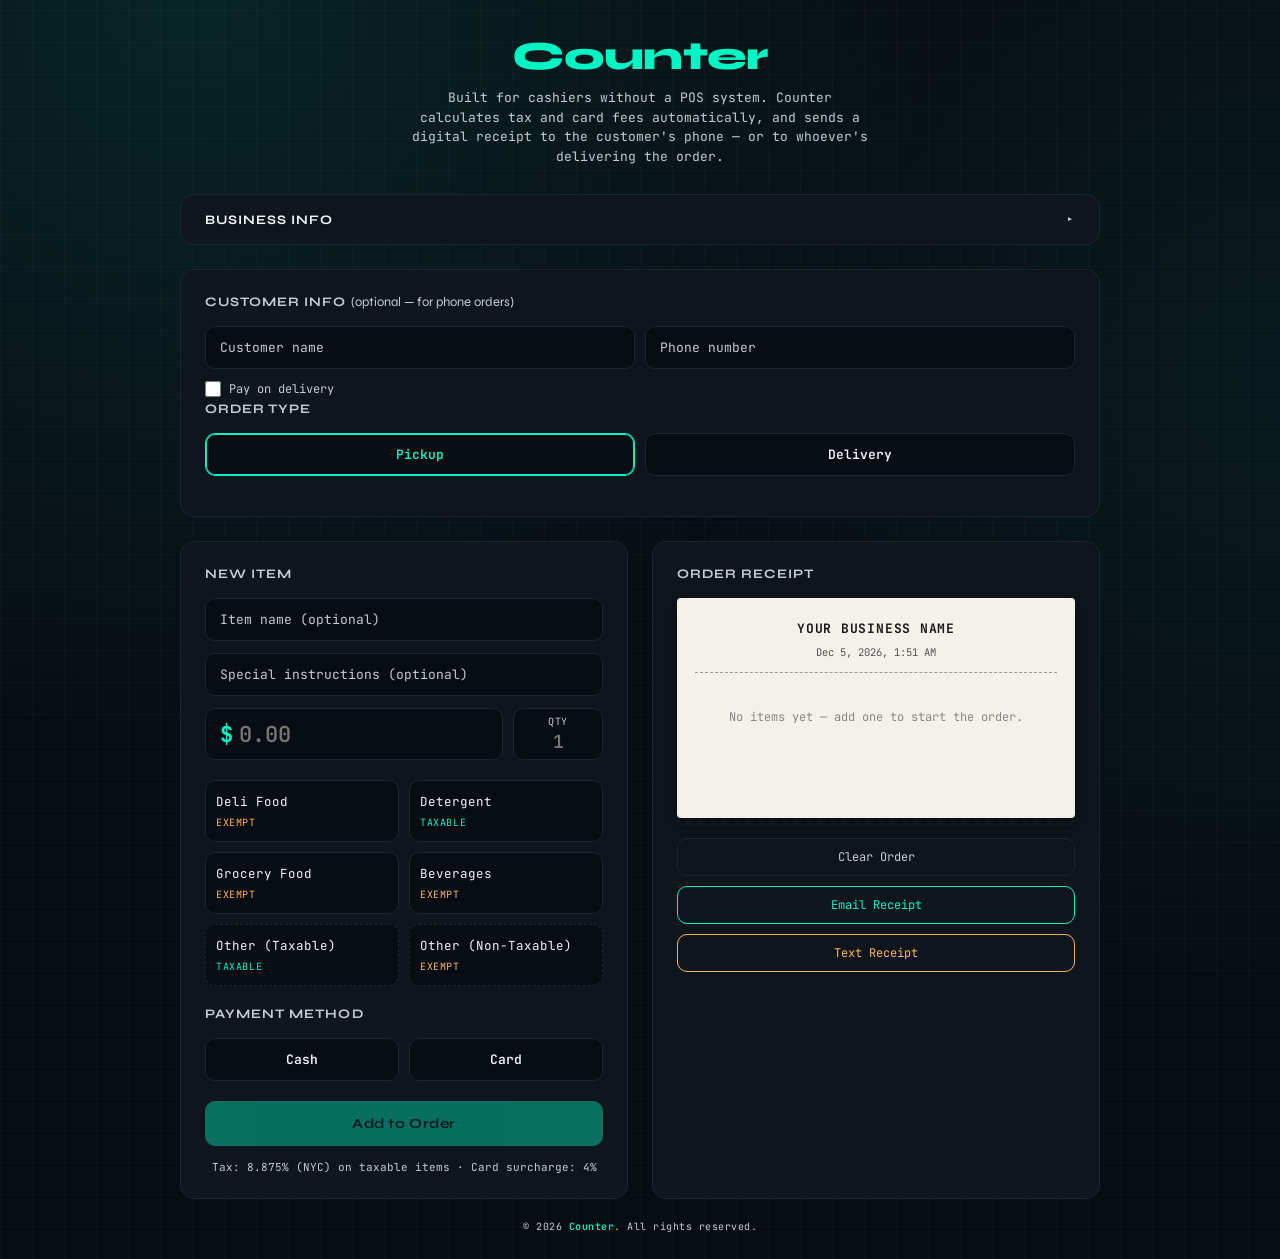
<file: index.html>
<!DOCTYPE html>
<html lang="en">
<head>
<meta charset="UTF-8">
<meta name="viewport" content="width=device-width, initial-scale=1.0, maximum-scale=1.0, user-scalable=no">
<title>Counter — Tax Calculator</title>

<!-- Home Screen / PWA setup -->
<link rel="manifest" href="manifest.json">
<meta name="theme-color" content="#080d13">
<link rel="icon" type="image/png" sizes="32x32" href="icons/favicon-32.png">
<link rel="apple-touch-icon" href="icons/apple-touch-icon.png">
<meta name="apple-mobile-web-app-capable" content="yes">
<meta name="mobile-web-app-capable" content="yes">
<meta name="apple-mobile-web-app-status-bar-style" content="black-translucent">
<meta name="apple-mobile-web-app-title" content="Counter">

<link rel="preconnect" href="https://fonts.googleapis.com">
<link href="https://fonts.googleapis.com/css2?family=Syne:wght@600;700;800&family=JetBrains+Mono:wght@400;500;600;700&display=swap" rel="stylesheet">
<link rel="stylesheet" href="style.css">
</head>
<body>

<div class="wrap">
  <header>
    <h1>Counter</h1>
    <p class="subhead">Built for cashiers without a POS system. Counter calculates tax and card fees automatically, and sends a digital receipt to the customer's phone — or to whoever's delivering the order.</p>
  </header>

  <div class="panel business-panel">
    <button class="business-toggle" id="businessToggle" type="button">
      <span>Business Info</span>
      <span class="business-toggle-arrow" id="businessToggleArrow">▸</span>
    </button>
    <div class="business-fields" id="businessFields">
      <input type="text" id="businessNameInput" class="name-input" placeholder="e.g. Rivington Deli">
      <input type="text" id="businessStreetInput" class="name-input" placeholder="e.g. 210 Rivington St">
      <div class="delivery-grid">
        <input type="text" id="businessCityInput" class="name-input" placeholder="e.g. New York">
        <input type="text" id="businessStateInput" class="name-input" placeholder="e.g. NY">
        <input type="text" id="businessZipInput" class="name-input" placeholder="e.g. 10002">
      </div>
      <input type="tel" id="businessPhoneInput" class="name-input" placeholder="Phone number (optional)">
    </div>
  </div>

  <div class="panel customer-panel">
    <div class="panel-title">Customer Info <span class="panel-title-note">(optional — for phone orders)</span></div>
    <div class="customer-grid">
      <input type="text" id="customerNameInput" class="name-input" placeholder="Customer name">
      <input type="tel" id="customerPhoneInput" class="name-input" placeholder="Phone number">
    </div>
    <label class="pod-toggle">
      <input type="checkbox" id="podToggle">
      <span>Pay on delivery</span>
    </label>

    <div class="panel-title panel-title--spaced">Order Type</div>
    <div class="order-type-grid" id="orderTypeGrid"></div>

    <div class="delivery-fields" id="deliveryFields">
      <input type="text" id="addressStreetInput" class="name-input" placeholder="Street address">
      <input type="text" id="addressAptInput" class="name-input" placeholder="Apt / Suite (optional)">
      <div class="delivery-grid">
        <input type="text" id="addressCityInput" class="name-input" placeholder="e.g. New York">
        <input type="text" id="addressStateInput" class="name-input" placeholder="e.g. NY">
        <input type="text" id="addressZipInput" class="name-input" placeholder="ZIP">
      </div>
    </div>
  </div>

  <div class="grid">
    <div class="panel">
      <div class="panel-title">New Item</div>

      <input type="text" id="nameInput" class="name-input" placeholder="Item name (optional)">

      <input type="text" id="instructionsInput" class="name-input" placeholder="Special instructions (optional)">

      <div class="price-qty-row">
        <div class="price-input-row">
          <span>$</span>
          <input type="text" id="priceInput" placeholder="0.00" inputmode="decimal">
        </div>
        <div class="qty-input-row">
          <span>Qty</span>
          <input type="text" id="qtyInput" placeholder="1" inputmode="numeric">
        </div>
      </div>

      <div class="cat-grid" id="catGrid"></div>

      <div class="panel-title panel-title--spaced">Payment Method</div>
      <div class="pay-grid" id="payGrid"></div>

      <button class="add-btn" id="addBtn" disabled>Add to Order</button>
      <div class="rate-note">Tax: 8.875% (NYC) on taxable items · Card surcharge: 4%</div>
    </div>

    <div class="receipt-panel">
      <div class="panel-title">Order Receipt</div>
      <div class="receipt-tape" id="receiptTape">
        <div class="receipt-head">
          <div class="name" id="receiptBusinessName">Rivington Deli</div>
          <div class="meta" id="receiptBusinessAddress">210 Rivington St, New York, NY 10002</div>
          <div class="meta" id="receiptBusinessPhone"></div>
          <div class="meta" id="receiptDate"></div>
        </div>
        <div class="receipt-customer-block" id="receiptCustomerBlock">
          <div class="receipt-section-label">Customer Info</div>
          <div class="meta" id="receiptCustomer"></div>
          <div class="meta" id="receiptAddress"></div>
        </div>
        <div id="receiptBody">
          <div class="receipt-empty">No items yet — add one to start the order.</div>
        </div>
      </div>
      <button class="clear-btn" id="clearBtn">Clear Order</button>
      <button class="email-btn" id="emailBtn">Email Receipt</button>
      <button class="text-btn" id="textBtn">Text Receipt</button>
    </div>
  </div>

</div>

<footer>
  <p class="footer-copyright">&copy; 2026 <span class="footer-brand">Counter</span>. All rights reserved.</p>
</footer>

<script src="script.js"></script>
</body>
</html>
</file>
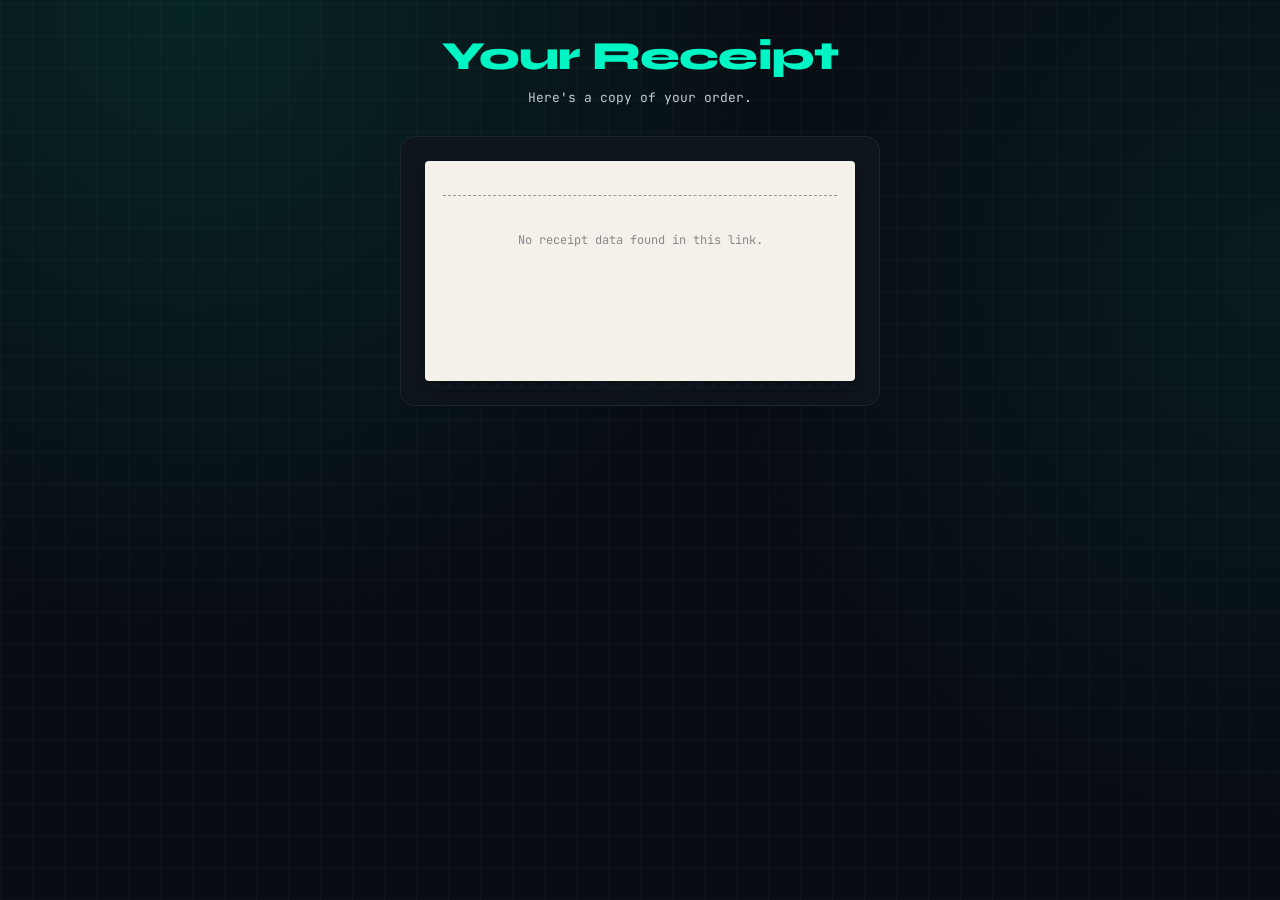
<file: receipt.html>
<!DOCTYPE html>
<html lang="en">
<head>
<meta charset="UTF-8">
<meta name="viewport" content="width=device-width, initial-scale=1.0, maximum-scale=1.0, user-scalable=no">
<title>Your Receipt</title>
<meta name="theme-color" content="#080d13">
<link rel="icon" type="image/png" sizes="32x32" href="icons/favicon-32.png">
<link rel="preconnect" href="https://fonts.googleapis.com">
<link href="https://fonts.googleapis.com/css2?family=Syne:wght@600;700;800&family=JetBrains+Mono:wght@400;500;600;700&display=swap" rel="stylesheet">
<link rel="stylesheet" href="style.css">
</head>
<body>

<div class="wrap">
  <header>
    <h1>Your Receipt</h1>
    <p class="subhead">Here's a copy of your order.</p>
  </header>

  <div class="receipt-panel receipt-standalone">
    <div class="receipt-tape" id="receiptTape">
      <div class="receipt-head">
        <div class="name" id="receiptBusinessName"></div>
        <div class="meta" id="receiptBusinessAddress"></div>
        <div class="meta" id="receiptBusinessPhone"></div>
        <div class="meta" id="receiptDate"></div>
      </div>
      <div class="receipt-customer-block" id="receiptCustomerBlock">
        <div class="receipt-section-label">Customer Info</div>
        <div class="meta" id="receiptCustomer"></div>
        <div class="meta" id="receiptAddress"></div>
      </div>
      <div id="receiptBody">
        <div class="receipt-empty">Loading receipt…</div>
      </div>
    </div>
  </div>
</div>

<footer>
  <p class="footer-copyright" id="receiptCopyright"></p>
</footer>

<script src="receipt-view.js"></script>
</body>
</html>
</file>
<file: style.css>
:root {
  --bg: #080d13;
  --card: #0f151d;
  --card-line: #1c2530;
  --accent: #00f5c4;
  --exempt: #ffb454;
  --text: #f2f5f7;
  --muted: #c3ccd4;
  --paper: #f4f1ea;
  --paper-ink: #1a1a1a;
}

* {
  box-sizing: border-box;
  margin: 0;
  padding: 0;
  min-width: 0;
}

html {
  min-height: 100%;
  background-color: #080d13;
  overflow-x: hidden;
}

body {
  overflow-x: hidden;
  background-color: var(--bg);
  background-image:
    radial-gradient(circle at 15% 0%, rgba(0, 245, 196, 0.10), transparent 45%),
    radial-gradient(circle at 100% 30%, rgba(0, 245, 196, 0.06), transparent 40%),
    repeating-linear-gradient(0deg, rgba(255, 255, 255, 0.025) 0px, rgba(255, 255, 255, 0.025) 1px, transparent 1px, transparent 32px),
    repeating-linear-gradient(90deg, rgba(255, 255, 255, 0.025) 0px, rgba(255, 255, 255, 0.025) 1px, transparent 1px, transparent 32px);
  background-attachment: scroll;
  color: var(--text);
  font-family: 'JetBrains Mono', monospace;
  min-height: 100vh;
  min-height: 100dvh;
  display: flex;
  flex-direction: column;
  padding: 32px 20px 0;
}

.wrap {
  max-width: 920px;
  margin: 0 auto;
  flex: 1;
  width: 100%;
}

header {
  margin-bottom: 28px;
  text-align: center;
}

.eyebrow {
  color: var(--accent);
  font-size: 12px;
  letter-spacing: 0.18em;
  text-transform: uppercase;
  margin-bottom: 8px;
}

h1 {
  font-family: 'Syne', sans-serif;
  font-weight: 800;
  font-size: clamp(28px, 5vw, 40px);
  letter-spacing: -0.02em;
  color: var(--accent);
}

.subhead {
  color: var(--muted);
  font-size: 13px;
  margin-top: 8px;
  max-width: 460px;
  margin-left: auto;
  margin-right: auto;
  line-height: 1.5;
}

.grid {
  display: grid;
  grid-template-columns: 1fr 1fr;
  gap: 24px;
}

@media (max-width: 720px) {
  .grid {
    grid-template-columns: 1fr;
  }
}

.panel {
  background: var(--card);
  border: 1px solid var(--card-line);
  border-radius: 14px;
  padding: 24px;
}

.customer-panel {
  margin-bottom: 24px;
}

.business-panel {
  margin-bottom: 24px;
  padding: 16px 24px;
}

.business-toggle {
  width: 100%;
  display: flex;
  align-items: center;
  justify-content: space-between;
  background: transparent;
  border: none;
  color: var(--text);
  font-family: 'Syne', sans-serif;
  font-weight: 700;
  font-size: 13px;
  letter-spacing: 0.08em;
  text-transform: uppercase;
  cursor: pointer;
  padding: 0;
}

.business-toggle-arrow {
  color: var(--muted);
  font-family: 'JetBrains Mono', monospace;
  transition: transform 0.15s ease;
}

.business-toggle-arrow.open {
  transform: rotate(90deg);
}

.business-fields {
  display: none;
  flex-direction: column;
  gap: 10px;
  margin-top: 16px;
}

.business-fields.visible {
  display: flex;
}

.business-fields .name-input {
  margin-bottom: 0;
}

.panel-title-note {
  text-transform: none;
  letter-spacing: normal;
  font-weight: 400;
  color: var(--muted);
}

.customer-grid {
  display: grid;
  grid-template-columns: 1fr 1fr;
  gap: 10px;
  margin-bottom: 4px;
}

.customer-grid .name-input {
  margin-bottom: 0;
}

@media (max-width: 720px) {
  .customer-grid {
    grid-template-columns: 1fr;
  }
}

.pod-toggle {
  display: flex;
  align-items: center;
  gap: 8px;
  margin-top: 12px;
  font-size: 12px;
  color: var(--muted);
  cursor: pointer;
}

.pod-toggle input[type="checkbox"] {
  width: 16px;
  height: 16px;
  accent-color: var(--accent);
  cursor: pointer;
}

.order-type-grid {
  display: grid;
  grid-template-columns: 1fr 1fr;
  gap: 10px;
  margin-bottom: 16px;
}

.delivery-fields {
  display: none;
  flex-direction: column;
  gap: 10px;
}

.delivery-fields.visible {
  display: flex;
}

.delivery-fields .name-input {
  margin-bottom: 0;
}

.delivery-grid {
  display: grid;
  grid-template-columns: 1.4fr 0.8fr 1fr;
  gap: 10px;
}

@media (max-width: 720px) {
  .delivery-grid {
    grid-template-columns: 1fr;
  }
}

.panel-title {
  font-family: 'Syne', sans-serif;
  font-weight: 700;
  font-size: 13px;
  letter-spacing: 0.08em;
  text-transform: uppercase;
  color: var(--muted);
  margin-bottom: 16px;
}

.panel-title--spaced {
  margin-top: 4px;
}

.name-input {
  width: 100%;
  background: var(--bg);
  border: 1px solid var(--card-line);
  border-radius: 10px;
  padding: 12px 14px;
  margin-bottom: 12px;
  color: var(--text);
  font-family: 'JetBrains Mono', monospace;
  font-size: 13px;
  outline: none;
  transition: border-color 0.15s ease;
}

.name-input:focus {
  border-color: var(--accent);
}

.name-input::placeholder {
  color: var(--muted);
}

.price-qty-row {
  display: grid;
  grid-template-columns: 1fr 90px;
  gap: 10px;
  margin-bottom: 20px;
}

.price-input-row {
  display: flex;
  align-items: center;
  background: var(--bg);
  border: 1px solid var(--card-line);
  border-radius: 10px;
  padding: 10px 14px;
  margin-bottom: 0;
}

.price-input-row span {
  color: var(--accent);
  font-weight: 700;
  font-size: 22px;
  margin-right: 6px;
}

.price-input-row input {
  flex: 1;
  background: transparent;
  border: none;
  outline: none;
  color: var(--text);
  font-family: 'JetBrains Mono', monospace;
  font-size: 22px;
  font-weight: 600;
  min-width: 0;
}

.qty-input-row {
  display: flex;
  flex-direction: column;
  align-items: center;
  justify-content: center;
  background: var(--bg);
  border: 1px solid var(--card-line);
  border-radius: 10px;
  padding: 6px 8px;
}

.qty-input-row span {
  color: var(--muted);
  font-size: 10px;
  letter-spacing: 0.06em;
  text-transform: uppercase;
  margin-bottom: 2px;
}

.qty-input-row input {
  width: 100%;
  background: transparent;
  border: none;
  outline: none;
  color: var(--text);
  font-family: 'JetBrains Mono', monospace;
  font-size: 18px;
  font-weight: 600;
  text-align: center;
}

.cat-grid {
  display: grid;
  grid-template-columns: 1fr 1fr;
  gap: 10px;
  margin-bottom: 20px;
}

.cat-btn {
  background: var(--bg);
  border: 1px solid var(--card-line);
  border-radius: 10px;
  padding: 12px 10px;
  color: var(--text);
  font-family: 'JetBrains Mono', monospace;
  font-size: 12.5px;
  text-align: left;
  cursor: pointer;
  transition: border-color 0.15s ease, transform 0.1s ease;
  position: relative;
  width: 100%;
  min-width: 0;
  overflow-wrap: break-word;
  word-break: break-word;
}

.cat-btn:hover {
  border-color: var(--muted);
}

.cat-btn.selected {
  border-color: var(--accent);
  box-shadow: 0 0 0 1px var(--accent) inset;
}

.cat-btn .tag {
  display: block;
  margin-top: 6px;
  font-size: 10px;
  letter-spacing: 0.06em;
  text-transform: uppercase;
  color: var(--muted);
}

.cat-btn.catchall {
  border-style: dashed;
}

.cat-btn.taxable .tag {
  color: var(--accent);
}

.cat-btn.exempt .tag {
  color: var(--exempt);
}

.pay-grid {
  display: grid;
  grid-template-columns: 1fr 1fr;
  gap: 10px;
  margin-bottom: 20px;
}

.pay-btn {
  background: var(--bg);
  border: 1px solid var(--card-line);
  border-radius: 10px;
  padding: 12px 10px;
  color: var(--text);
  font-family: 'JetBrains Mono', monospace;
  font-size: 13px;
  font-weight: 600;
  text-align: center;
  cursor: pointer;
  transition: border-color 0.15s ease;
}

.pay-btn:hover {
  border-color: var(--muted);
}

.pay-btn.selected {
  border-color: var(--accent);
  box-shadow: 0 0 0 1px var(--accent) inset;
  color: var(--accent);
}

.add-btn {
  width: 100%;
  background: var(--accent);
  color: #052620;
  border: none;
  border-radius: 10px;
  padding: 14px;
  font-family: 'Syne', sans-serif;
  font-weight: 700;
  font-size: 14px;
  letter-spacing: 0.04em;
  cursor: pointer;
  transition: transform 0.1s ease, opacity 0.15s ease;
}

.add-btn:hover {
  transform: translateY(-1px);
}

.add-btn:active {
  transform: translateY(0);
}

.add-btn:disabled {
  opacity: 0.4;
  cursor: not-allowed;
  transform: none;
}

.rate-note {
  margin-top: 14px;
  font-size: 11px;
  color: var(--muted);
  text-align: center;
}

/* Receipt panel */
.receipt-panel {
  background: var(--card);
  border: 1px solid var(--card-line);
  border-radius: 14px;
  padding: 24px;
  display: flex;
  flex-direction: column;
  position: relative;
}

.receipt-panel::before {
  content: '';
  position: absolute;
  top: 60px;
  left: 50%;
  transform: translateX(-50%);
  width: 70%;
  height: 200px;
  background: radial-gradient(ellipse, rgba(0, 245, 196, 0.14), transparent 70%);
  pointer-events: none;
  z-index: 0;
}

.receipt-panel > * {
  position: relative;
  z-index: 1;
}

.receipt-tape {
  background: var(--paper);
  color: var(--paper-ink);
  border-radius: 4px;
  padding: 20px 18px 24px;
  font-family: 'JetBrains Mono', monospace;
  font-size: 12.5px;
  line-height: 1.7;
  min-height: 220px;
  position: relative;
  box-shadow: 0 8px 24px rgba(0, 0, 0, 0.35);
}

.receipt-tape::after {
  content: '';
  position: absolute;
  left: 0;
  right: 0;
  bottom: -8px;
  height: 14px;
  background:
    linear-gradient(-45deg, var(--card) 5px, transparent 0),
    linear-gradient(45deg, var(--card) 5px, transparent 0);
  background-size: 12px 14px;
  background-position: left bottom;
}

.receipt-head {
  text-align: center;
  border-bottom: 1px dashed #999;
  padding-bottom: 10px;
  margin-bottom: 10px;
}

.receipt-head .name {
  font-weight: 700;
  letter-spacing: 0.06em;
  text-transform: uppercase;
  font-size: 13px;
}

.receipt-head .meta {
  color: #555;
  font-size: 10.5px;
  margin-top: 4px;
}

.receipt-customer-block {
  display: none;
  text-align: center;
  border-bottom: 1px dashed #999;
  padding-bottom: 10px;
  margin-bottom: 10px;
}

.receipt-customer-block.visible {
  display: block;
}

.receipt-section-label {
  font-weight: 700;
  letter-spacing: 0.08em;
  text-transform: uppercase;
  font-size: 9.5px;
  color: #888;
  margin-bottom: 6px;
}

.receipt-empty {
  color: #888;
  text-align: center;
  padding: 24px 0;
  font-size: 12px;
}

.receipt-line {
  display: grid;
  grid-template-columns: 1fr 32px 60px;
  gap: 6px;
  align-items: baseline;
  opacity: 0;
  animation: printIn 0.25s ease forwards;
  animation-delay: var(--delay, 0s);
}

@keyframes printIn {
  from {
    opacity: 0;
    transform: translateY(-4px);
  }
  to {
    opacity: 1;
    transform: translateY(0);
  }
}

.receipt-line .name-col {
  display: flex;
  flex-direction: column;
}

.receipt-line .qty-col {
  text-align: center;
}

.receipt-line .price-col {
  text-align: right;
}

.receipt-columns-head {
  display: grid;
  grid-template-columns: 1fr 32px 60px;
  gap: 6px;
  font-weight: 700;
  font-size: 10.5px;
  letter-spacing: 0.04em;
  text-transform: uppercase;
  border-bottom: 1px solid var(--paper-ink);
  padding-bottom: 6px;
  margin-bottom: 8px;
}

.receipt-columns-head .qty-col {
  text-align: center;
}

.receipt-columns-head .price-col {
  text-align: right;
}

.receipt-thanks {
  text-align: center;
  font-weight: 700;
  letter-spacing: 0.06em;
  text-transform: uppercase;
  font-size: 13px;
  margin-top: 18px;
  padding-top: 14px;
  border-top: 1px dashed #999;
}

.receipt-standalone {
  max-width: 480px;
  margin: 0 auto;
}

.receipt-line .name-col small {
  font-size: 9.5px;
  color: #777;
  letter-spacing: 0.04em;
  text-transform: uppercase;
}

.receipt-line .name-col .instructions {
  font-size: 11px;
  font-weight: 400;
  color: #555;
  letter-spacing: normal;
  text-transform: none;
  margin-top: 2px;
  line-height: 1.4;
}

.receipt-totals {
  border-top: 1px dashed #999;
  margin-top: 12px;
  padding-top: 10px;
}

.receipt-totals .row {
  display: flex;
  justify-content: space-between;
  padding: 2px 0;
}

.receipt-totals .row--spaced {
  margin-top: 8px;
}

.receipt-totals .grand {
  font-weight: 700;
  font-size: 14px;
  border-top: 1px solid var(--paper-ink);
  margin-top: 6px;
  padding-top: 8px;
}

.clear-btn {
  margin-top: 20px;
  background: transparent;
  border: 1px solid var(--card-line);
  color: var(--muted);
  border-radius: 10px;
  padding: 10px;
  font-family: 'JetBrains Mono', monospace;
  font-size: 12px;
  cursor: pointer;
  transition: border-color 0.15s ease, color 0.15s ease;
}

.clear-btn:hover {
  border-color: var(--muted);
  color: var(--text);
}

.email-btn {
  margin-top: 10px;
  background: transparent;
  border: 1px solid var(--accent);
  color: var(--accent);
  border-radius: 10px;
  padding: 10px;
  font-family: 'JetBrains Mono', monospace;
  font-size: 12px;
  cursor: pointer;
  transition: background 0.15s ease, color 0.15s ease;
}

.email-btn:hover {
  background: var(--accent);
  color: #052620;
}

.text-btn {
  margin-top: 10px;
  background: transparent;
  border: 1px solid var(--exempt);
  color: var(--exempt);
  border-radius: 10px;
  padding: 10px;
  font-family: 'JetBrains Mono', monospace;
  font-size: 12px;
  cursor: pointer;
  transition: background 0.15s ease, color 0.15s ease;
}

.text-btn:hover {
  background: var(--exempt);
  color: #1a1200;
}

footer {
  text-align: center;
  color: var(--muted);
  font-size: 11px;
  margin-top: auto;
  padding: 20px 20px 24px;
  letter-spacing: 0.05em;
  line-height: 1.6;
  max-width: 480px;
  margin-left: auto;
  margin-right: auto;
}

.footer-copyright {
  font-size: 10px;
  color: var(--muted);
  letter-spacing: 0.05em;
}

.footer-brand {
  color: var(--accent);
  font-weight: 600;
}
</file>
